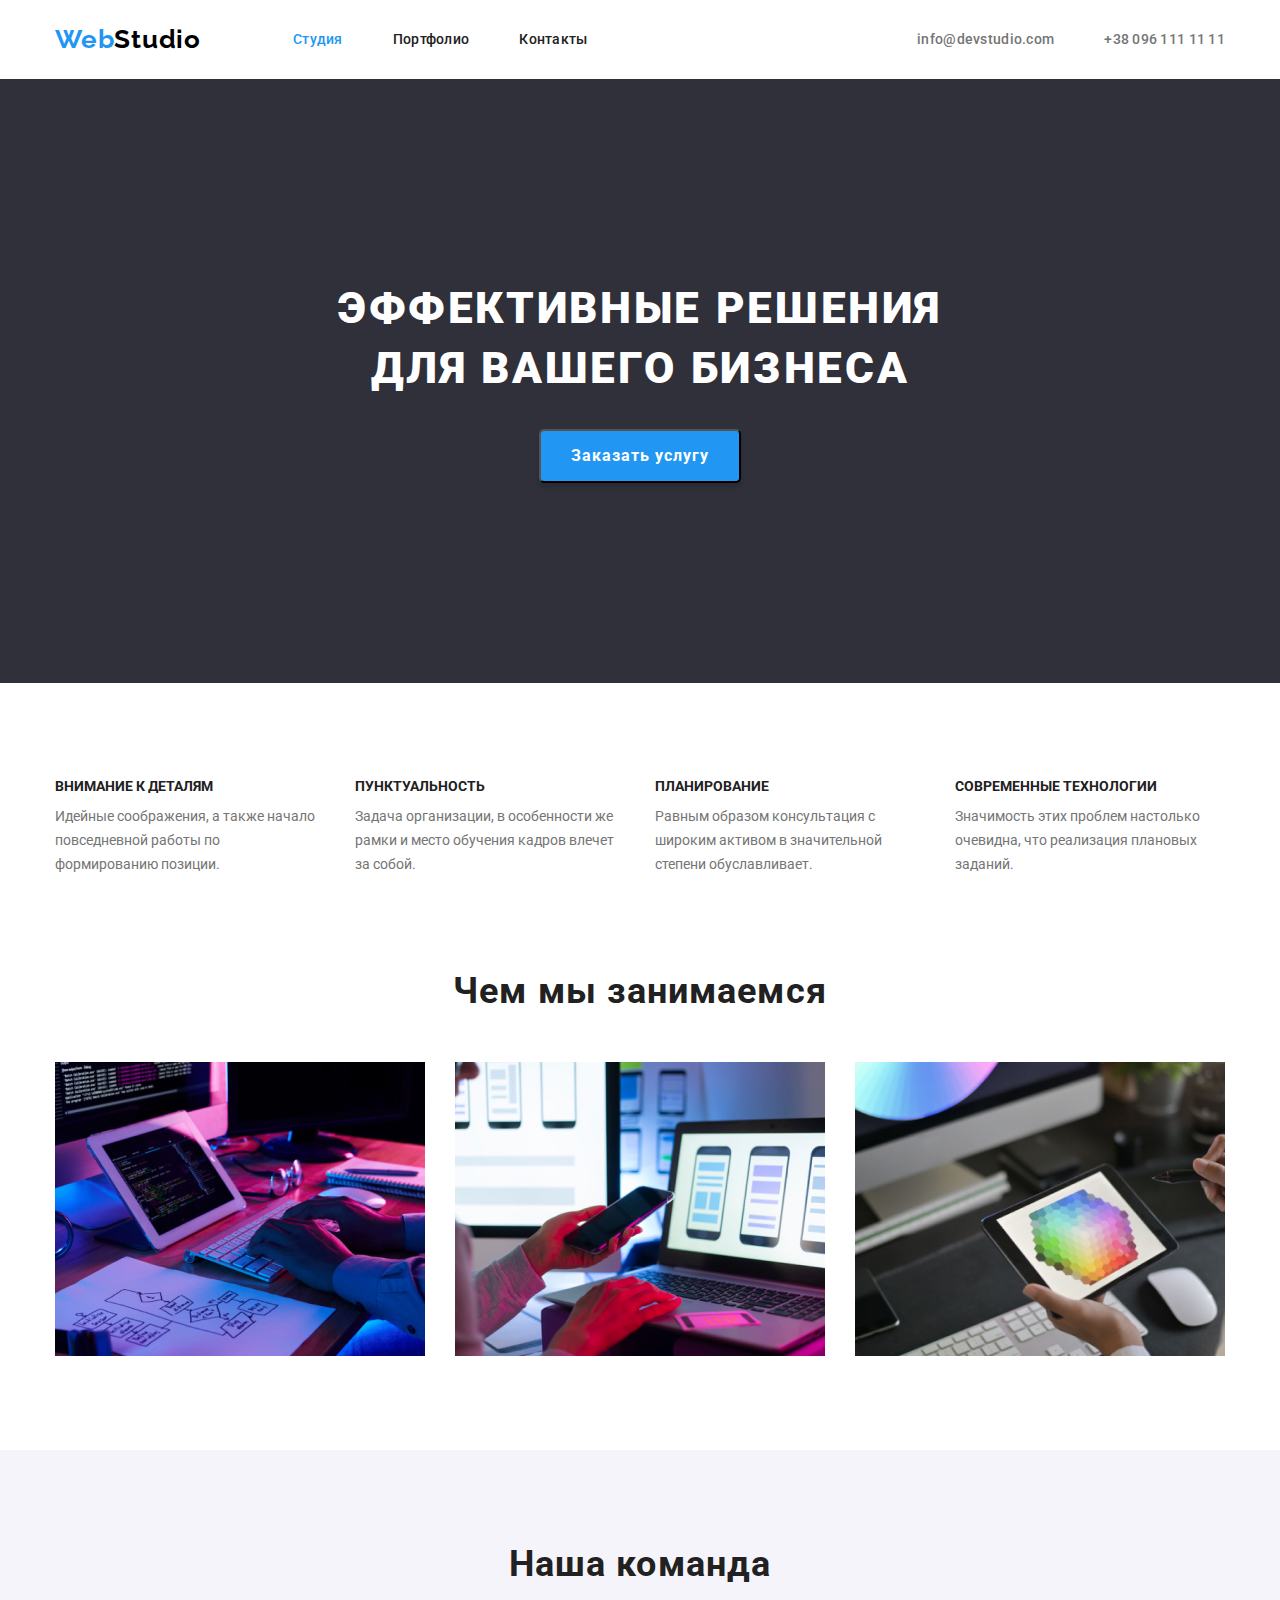
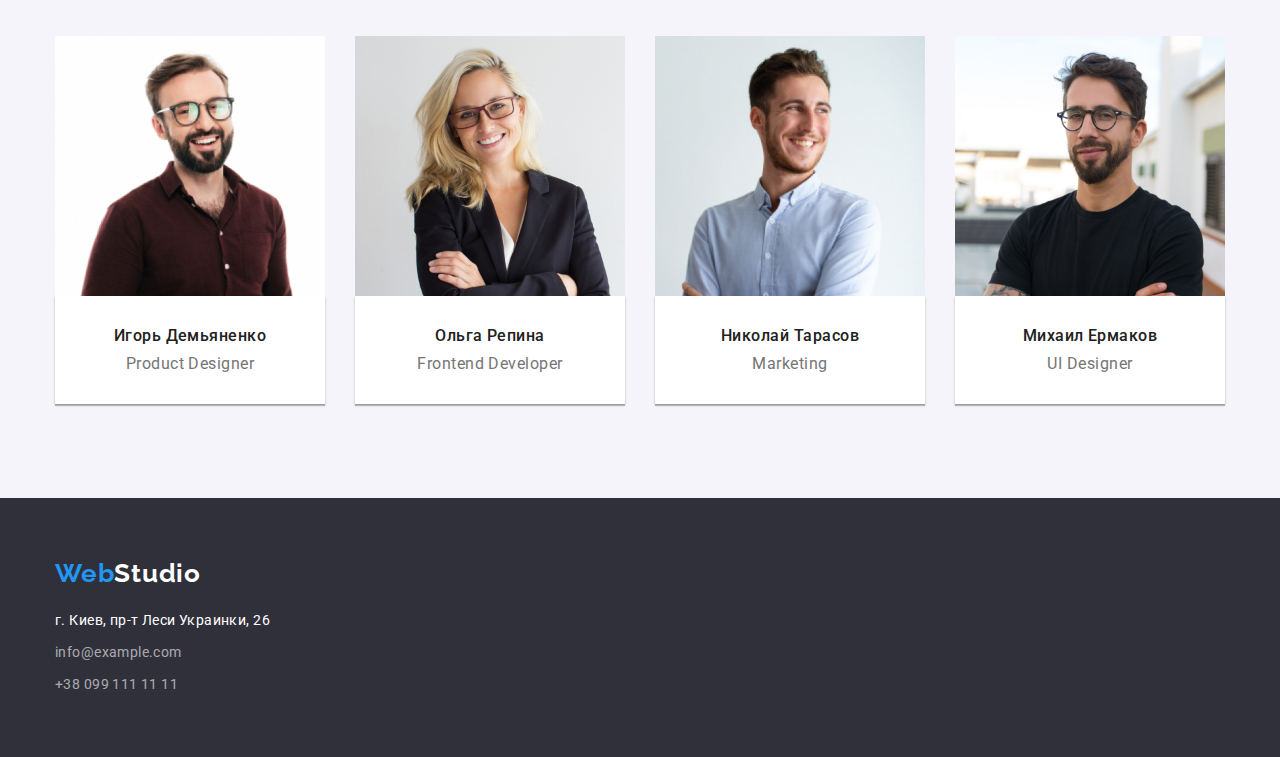
<file: index.html>
<!DOCTYPE html>
<html lang="ru">
<head>
    <meta charset="UTF-8">
    <meta name="viewport" content="width=device-width, initial-scale=1.0">
    <title>WebStudio</title>
    <link rel="preconnect" href="https://fonts.gstatic.com">
    <link href="https://fonts.googleapis.com/css2?family=Raleway:wght@700&family=Roboto:wght@400;500;700;900&display=swap"
    rel="stylesheet">
    <link
    rel="stylesheet"
    href="https://cdnjs.cloudflare.com/ajax/libs/modern-normalize/1.0.0/modern-normalize.min.css"/>
    <link rel="stylesheet" href="./css/styles.css" />
    <script type="text/javascript" src="https://gc.kis.v2.scr.kaspersky-labs.com/FD126C42-EBFA-4E12-B309-BB3FDD723AC1/main.js?attr=y2dc_avjsb-4KPmFeZgZcxnamWDPfkBoMZwwi5lkpftli4HEI09bqB4XvSL2vhFlkWZusRZ1eRgRLjaWqHtz07lKUQWyKNzxWOGnR3m-8ZU" charset="UTF-8">
    </script>
</head>
<body>
   <!--Шапка сайта-->
    <header class="header ">
        <div class="container">
          <nav class="header-nav">
            <a class="header-logo link" href="./index.html"> <span class="logo-span">Web</span>Studio </a >
            <ul class="nav-site list">
                <li class="nav-item"><a class="nav-link current" href="./index.html">Студия</a></li>
                <li class="nav-item"><a class="nav-link" href="./portfolio.html">Портфолио</a></li>
                <li class="nav-item"><a class="nav-link" href="./contacts.html">Контакты</a></li>
            </ul>
          </nav> 
       
          <ul class="header-contacts list">
            <li class="contacts-item"><a class="contacts-link link" href="mailto:info@devstudio.com">
                info@devstudio.com
                </a>
            </li>
            <li class="contacts-item"><a class="contacts-link link" href="tel:+380961111111">
                +38 096 111 11 11
                </a>
            </li>
          </ul>
        </div>
    </header>
        <!--Основний контент-->
        <main>          
            <section class="hero" >
              <div class="container">
                <h1 class="hero-tittle">Эффективные решения <br> для вашего бизнеса</h1>
                <button class="hero-button" type="button"> Заказать услугу </button>
              </div>
            </section>
            
            <!--Основные качества-->
        
            <section class="quality">
              <div class="container">
                    <h2 class="visually-hidden"> Основные качества </h2>

                <ul class="quality-list list">
                    <li class="quality-item" >
                        <h3 class="quality-tittle" >Внимание к деталям</h3>
                        <p  class="quality-text">Идейные соображения, а также начало повседневной работы по формированию позиции.</p>
                    </li>
                    <li class="quality-item">
                        <h3 class="quality-tittle">Пунктуальность</h3>
                        <p class="quality-text">Задача организации, в особенности же рамки и место обучения кадров влечет за собой.</p>
                    </li>
                    <li class="quality-item">
                        <h3 class="quality-tittle">Планирование</h3>
                        <p class="quality-text">Равным образом консультация с широким активом в значительной степени обуславливает.</p>
                    </li>
                    <li class="quality-item">
                        <h3 class="quality-tittle">Современные технологии</h3>
                        <p class="quality-text">Значимость этих проблем настолько очевидна, что реализация плановых заданий.</p>
                    </li>
                </ul>
              </div>
            </section>

            <!--Чем мы занимаемся-->
            <section class="work">
              <div class="container">
                <h2 class="work-tittle">Чем мы занимаемся</h2>
                <ul class="work-list list">
                    <li class="work-list-item">
                        <img class="work-list-img" src="./images/keyboard.jpg" width="370" alt="клавіатура">
                    </li>

                    <li class="work-list-item">
                        <img class="work-list-img" src="./images/phone.jpg" width="370" alt="телефон">
                    </li>

                    <li class="work-list-item">
                        <img class="work-list-img" src="./images/tab.jpg" width="370" alt="планшет">
                    </li>
                </ul>
              </div>
            </section>

            <!--Наша команда-->
            <section class="team">
              <div class="container">
                <h2 class="team-title">Наша команда</h2>
                <ul class="team-list list">     
                    <li class="team-list-item">
                        <img class="team-portret" src="./images/ИгорьДемьяненко.jpg" width="270" alt="Игорь Демьяненко">
                      <div class="team-content">
                        <h3 class="team-list-name">Игорь Демьяненко</h3>
                        <p class="team-list-profession">Product Designer</p>                              
                      </div>  
                    </li>

                    <li class="team-list-item">
                        <img class="team-portret" src="./images/ОльгаРепина.jpg" width="270" alt="Ольга Репина">
                      <div class="team-content"> 
                        <h3 class="team-list-name">Ольга Репина</h3>
                        <p class="team-list-profession">Frontend Developer</p>                              
                      </div>
                    </li>

                    <li class="team-list-item">
                        <img class="team-portret" src="./images/НиколайТарасов.jpg" width="270" alt="Николай Тарасов">
                      <div class="team-content">
                        <h3 class="team-list-name">Николай Тарасов</h3>                 
                        <p class="team-list-profession">Marketing</p>                              
                      </div> 
                    </li>

                    <li class="team-list-item">
                        <img class="team-portret" src="./images/МихаилЕрмаков.jpg" width="270" alt="Михаил Ермаков">
                      <div class="team-content">
                        <h3 class="team-list-name">Михаил Ермаков</h3>
                        <p class="team-list-profession">UI Designer</p>                             
                      </div> 
                    </li>
                </ul>
              </div>
            </section>

        </main> 
        <!--Подвал сайта-->
        <footer class="footer">
          <div class="container">
            <a class="footer-logo" href="./index.html"> 
                <span class="logo-span">Web</span>Studio 
            </a >
              
                <address class="address">
                  <ul class="footer-contacts list">
                    <li class="footer-contacts-item">
                      <a class="address-name" href="https://goo.gl/maps/annEWMVD85vuUi4b8" target="_blank"> г. Киев, пр-т Леси Украинки, 26</a> <br>
                        </li>
                    <li class="footer-contacts-item">
                      <a class="footer-contacts link" href="mailto:info@example.com">info@example.com</a>
                        </li>
                    <li class="footer-contacts-item">
                      <a class="footer-contacts link" href="tel:+380991111111">+38 099 111 11 11</a>
                    </li>
                 </ul>
            </address>  
          </div>
        </footer>
</body>
</html>
</file>
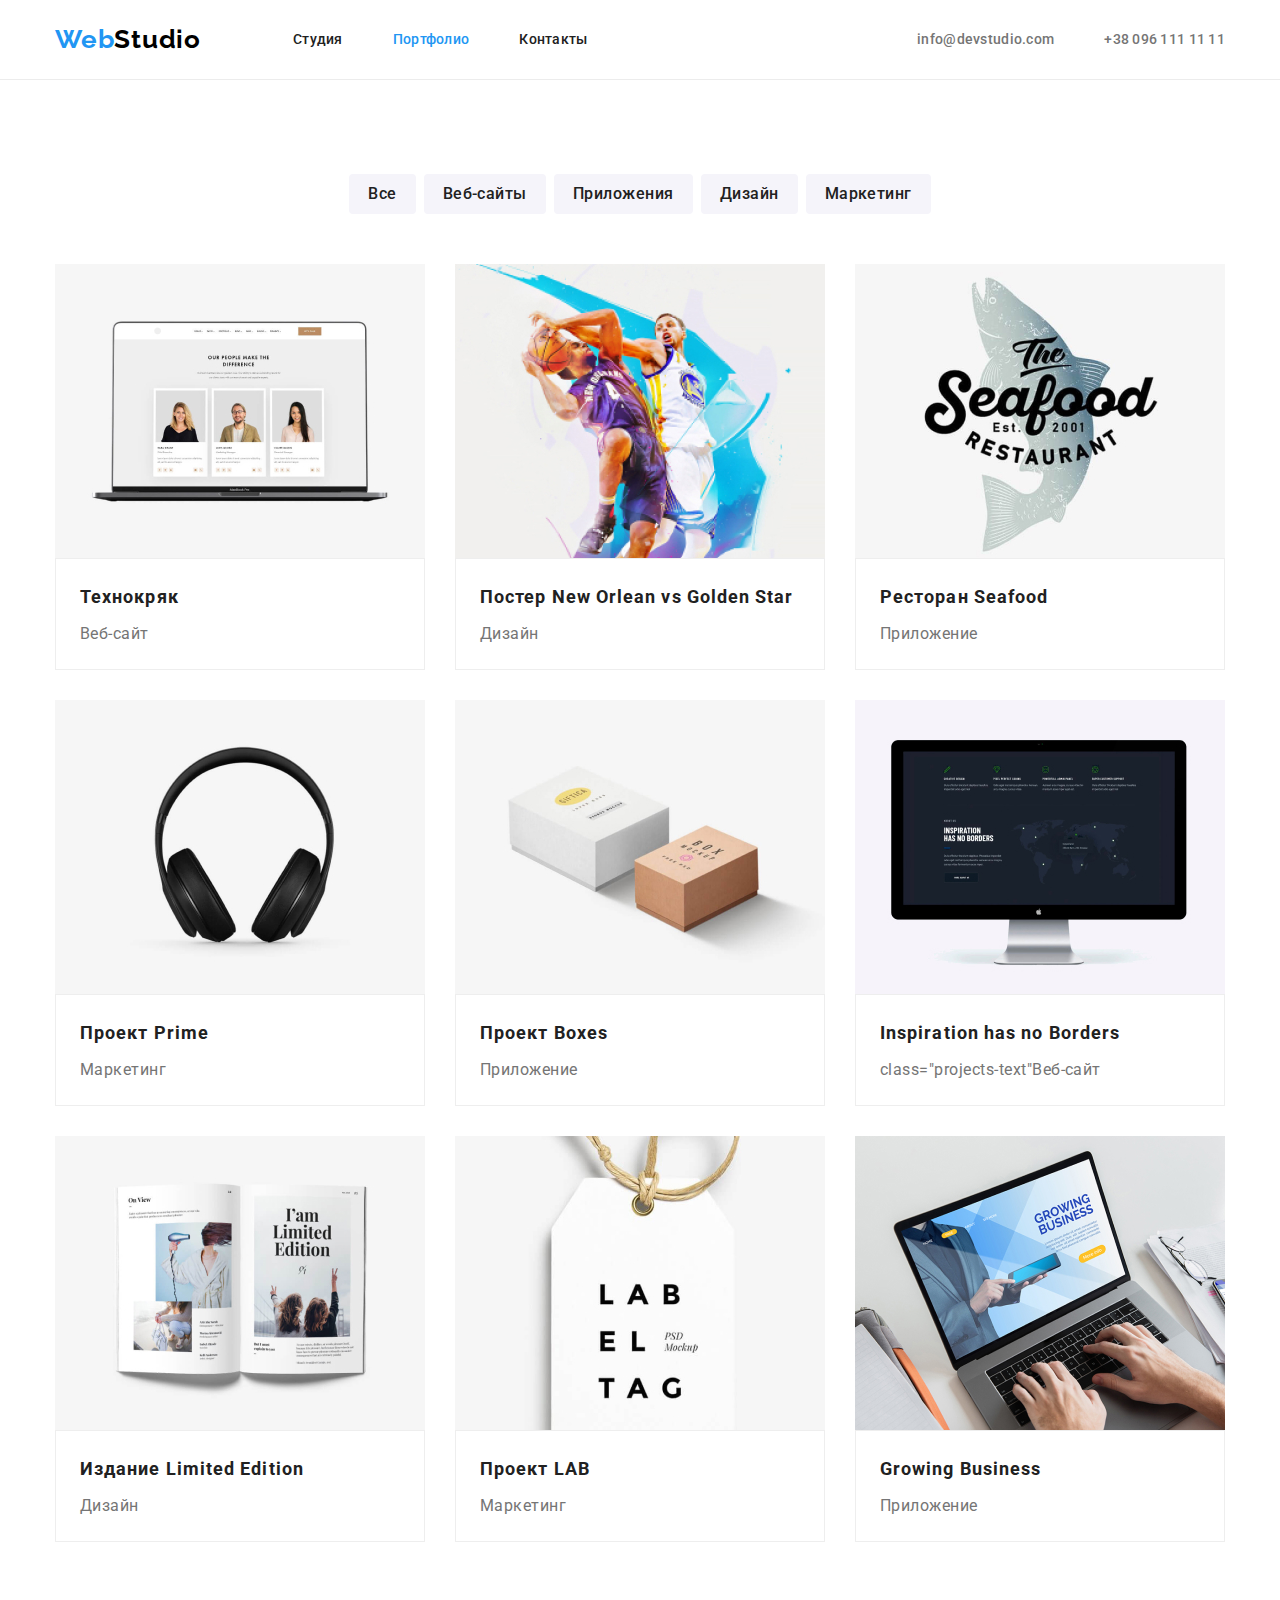
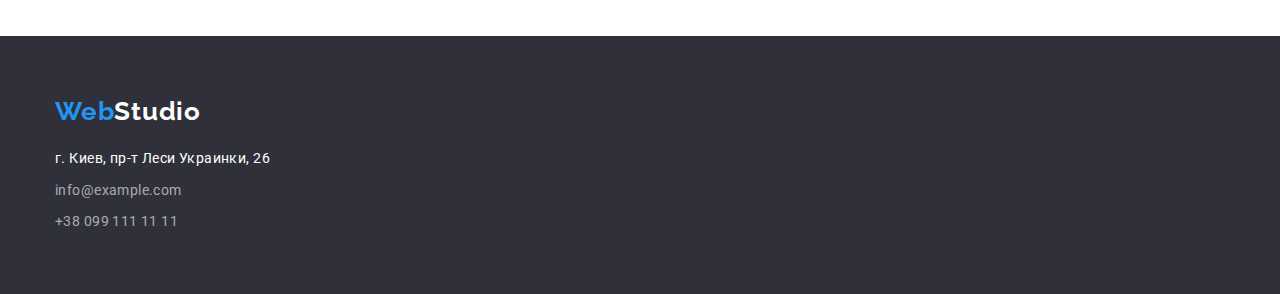
<file: portfolio.html>
<!DOCTYPE html>
<html lang="ru">
<head>
    <meta charset="UTF-8">
    <meta name="viewport" content="width=device-width, initial-scale=1.0">
    <title>WebStudio</title>
    <link rel="preconnect" href="https://fonts.gstatic.com">
    <link href="https://fonts.googleapis.com/css2?family=Raleway:wght@700&family=Roboto:wght@400;500;700;900&display=swap"
    rel="stylesheet">
    <link
    rel="stylesheet"
    href="https://cdnjs.cloudflare.com/ajax/libs/modern-normalize/1.0.0/modern-normalize.min.css"/>
    <link rel="stylesheet" href="./css/styles.css" />
    <script src="https://gc.kis.v2.scr.kaspersky-labs.com/FD126C42-EBFA-4E12-B309-BB3FDD723AC1/main.js?attr=N5UZb9xgOYo0USUjRHw5f7bfuECom51cAykfLdm2L4H9fqHNm4dfUDnwJ6pxP5fpeW50zuJ0DPqQ5T5uPZWXdtlLDYzlEyA6uNY371ojUt8">
    </script>
</head>
<body>

   <!--Шапка сайта-->
   <header class="header line-header">
    <div class="container">
      <nav class="header-nav">
        <a class="header-logo link" href="./index.html"> <span class="logo-span">Web</span>Studio </a >
        <ul class="nav-site list">
            <li class="nav-item"><a class="nav-link" href="./index.html">Студия</a></li>
            <li class="nav-item"><a class="nav-link current" href="./portfolio.html">Портфолио</a></li>
            <li class="nav-item"><a class="nav-link" href="./contacts.html">Контакты</a></li>
        </ul>
      </nav> 
   
      <ul class="header-contacts list">
        <li class="contacts-item"><a class="contacts-link link" href="mailto:info@devstudio.com">
            info@devstudio.com
            </a>
        </li>
        <li class="contacts-item"><a class="contacts-link link" href="tel:+380961111111">
            +38 096 111 11 11
            </a>
        </li>
      </ul>
    </div>
</header>

  <!--Основний контент Portfolio-->

    <main>
        <section class="projects container">
          <h1 class="visually-hidden"> Список проектов </h1>
        <!--Список кнопок-->
         
            <ul class="filters">
                <li class="filters-item"> 
                  <button class="radio-btn" type="button">Все</button>
                </li>   
                <li class="filters-item"> 
                  <button class="radio-btn" type="button">Веб-сайты</button>
                </li>   
                <li class="filters-item"> 
                  <button class="radio-btn" type="button">Приложения</button>
                </li>   
                <li class="filters-item">  
                  <button class="radio-btn" type="button">Дизайн</button>
                </li>   
                <li class="filters-item"> 
                  <button class="radio-btn" type="button">Маркетинг</button>
                </li>
            </ul>
      

   <!--Список робіт-->
       
            <ul class="projects-list list">
              <li class="projects-list-item"> 
                <a class="projects-link link" href="#">
                <img src="./images/website.jpg" width="370" alt="дисплей ноутбука">
                <div class="projects-content">   
                  <h2 class="projects-tittle">Технокряк</h2>
                    <p class="projects-text">Веб-сайт</p>
                </div>
                </a>
              </li>
              <li class="projects-list-item">
                <a class="projects-link link" href="#">
                  <img src="./images/design.jpg" width="370" alt="баскетболісти">
                  <div class="projects-content">
                    <h2 class="projects-tittle">Постер New Orlean vs Golden Star</h2>
                      <p class="projects-text">Дизайн</p>
                  </div>
                </a>
              </li>
              <li class="projects-list-item">
                <a class="projects-link link" href="#">
                  <img src="./images/soft_rest.jpg" width="370" alt="логотип ресторана">
                  <div class="projects-content">  
                    <h2 class="projects-tittle">Ресторан Seafood</h2>
                      <p class="projects-text">Приложение</p>
                  </div>
                </a>
              </li>
              <li class="projects-list-item">
                <a class="projects-link link" href="#">
                  <img src="./images/marketing_phones.jpg" width="370" alt="наушники">
                  <div class="projects-content"> 
                    <h2 class="projects-tittle">Проект Prime</h2>
                      <p class="projects-text">Маркетинг</p>
                  </div>
                </a>
              </li>
              <li class="projects-list-item">
                <a class="projects-link link" href="#">
                  <img src="./images/soft_box.jpg" width="370" alt="дві коробки">
                  <div class="projects-content">
                    <h2 class="projects-tittle">Проект Boxes</h2>
                      <p class="projects-text">Приложение</p>
                  </div>
                </a>
              </li>
              <li class="projects-list-item">
                <a class="projects-link link" href="#">
                  <img src="./images/website_display.jpg" width="370" alt="дисплей монітора">
                  <div class="projects-content"> 
                    <h2 class="projects-tittle">Inspiration has no Borders</h2>
                      <p class="projects-text"> class="projects-text"Веб-сайт</p>
                  </div>
                </a>
              </li>
              <li class="projects-list-item">
                <a class="projects-link link" href="#">
                  <img src="./images/design_book.jpg" width="370" alt="відкрита книга">
                  <div class="projects-content">
                    <h2 class="projects-tittle">Издание Limited Edition</h2>
                      <p class="projects-text">Дизайн</p>
                  </div>
                </a>
              </li>
              <li class="projects-list-item">
                <a class="projects-link link" href="#">
                  <img src="./images/marketing_labe.jpg" width="370" alt="мітка">
                  <div class="projects-content">
                    <h2 class="projects-tittle">Проект LAB</h2>
                      <p class="projects-text">Маркетинг</p>
                  </div>
                </a>
              </li>
              <li class="projects-list-item">
                <a class="projects-link link" href="#">
                  <img src="./images/soft_business.jpg" width="370" alt="робота з ноутбуком">
                  <div class="projects-content">  
                    <h2 class="projects-tittle">Growing Business</h2>
                      <p class="projects-text">Приложение</p>
                  </div>
                </a>
              </li>
            </ul>
   
        </section>

    </main>
    
    <!--Подвал сайта-->
    <footer class="footer">
      <div class="container">
        <a class="footer-logo" href="./index.html"> 
            <span class="logo-span">Web</span>Studio 
        </a >
          
            <address class="address">
              <ul class="footer-contacts list">
                <li class="footer-contacts-item">
                  <a class="address-name" href="https://goo.gl/maps/annEWMVD85vuUi4b8" target="_blank"> г. Киев, пр-т Леси Украинки, 26</a> <br>
                    </li>
                <li class="footer-contacts-item">
                  <a class="footer-contacts link" href="mailto:info@example.com">info@example.com</a>
                    </li>
                <li class="footer-contacts-item">
                  <a class="footer-contacts link" href="tel:+380991111111">+38 099 111 11 11</a>
                </li>
             </ul>
        </address>  
      </div>
    </footer>
</body>
</html>
</file>
<file: css/styles.css>
/* Global */

  :root {
    --primary-text-color: #757575;
    --secondary-text-color: #212121;
    --accent-color: #2196f3;
    --primary-white-color: #ffffff;
    --primary-background-color: #2f303a;
    --secondary-background-color: #f5f4fa;
    --black-color: #000000;
    --secondary-accent-color: #188ce8;
    --bold-font-weight: 700;
    --regular-font-weight: 400;
    --medium-font-weight: 500;
    --black-font-weight: 900;
    --primery-letter-spacing: 0.03em;
    
  }  

  .container {
    width: 1200px;
    margin: 0 auto;
    padding: 0 15px;
  }
 
  body {
    color: var(--primary-text-color);
    font-family: 'Roboto', sans-serif;
    font-weight: var(--bold-font-weight);
    letter-spacing: var(--letter-spacing);
  }

  ul,
  ol {
  margin: 0;
  padding: 0;
}

h1,
h2,
h3,
h4,
h5,
h6,
p {
  margin: 0;
}
  li {
  list-style-type:none;
  }

  a { 
    text-decoration: none;
   } 

  .link {
    text-decoration: none;
  }

  img {
    display: block;
  }

  .list {
    list-style: none;
  }

/* CSS для Index.html */

  /* Header */
  .header .container {
    display: flex;
    align-items: center;
  }
  
  /* Logo */

  .header-logo {
    padding-top: 24px;
    padding-bottom: 24px;
    margin-right: 92px;
    font-family: Raleway, sans-serif;
    color: var(--black-color);
    font-weight: var(--bold-font-weight);
    font-size: 26px;
    line-height: 1.192;
    letter-spacing: 0.03em;
  }

.logo-span {
    color:var(--accent-color);
}

.header-logo:hover,
.header-logo:focus {
  color: var(--black-color);
}

.header-nav {
  display: flex;
  align-items: center;

}

.nav-site {
  display: flex;
  align-items: center;
}

.nav-site .link {
  display: block;
  padding-bottom: 32px;
  padding-top: 32px;
  color: var(--secondary-text-color);
}

.visually-hidden {
  position: absolute !important;
  clip: rect(1px 1px 1px 1px); /* IE6, IE7 */
  clip: rect(1px, 1px, 1px, 1px);
  padding: 0 !important;
  border: 0 !important;
  height: 1px !important;
  width: 1px !important;
  overflow: hidden;
}

/* Navigation in header */

.nav-link{
  display: block;
  padding-top: 30px;
  padding-bottom: 30px;
  color: var(--secondary-text-color);
  font-weight: var(--medium-font-weight);
  font-size: 14px;
  line-height: 1.143;
  letter-spacing: 0.02em;
}

.nav-link:hover,
.nav-link:focus{
  color: var(--accent-color);
}

.current{
  color: var(--accent-color);
  text-decoration: none;
}

.nav-item:not(:last-child) {
  margin-right: 50px;
}

/* Contacts in header */
.header-contacts {
  display: flex;
  align-items: center;
  margin-left: auto;
}

.contacts-item:not(:last-child) {
  margin-right: 50px;
}

.contacts-link {
  display: block;
  padding-top: 30px;
  padding-bottom: 30px;

  color: var(--primary-text-color);
  text-decoration: none;
  font-weight: var(--medium-font-weight);
  font-size: 14px;
  line-height: 1.1;
  letter-spacing: 0.02em;
}

.contacts-link:hover,
.contacts-link:focus {
  color: var(--accent-color);

}

/* hero*/
.hero{
    padding-top: 200px;
    padding-bottom: 200px;
    text-align: center;
    background-color: var(--primary-background-color);
}

/* hero-tittle*/

.hero-tittle {
  margin: auto;
  align-items: center;
  margin-bottom: 30px;
  color:var(--primary-white-color);
  font-weight: var(--black-font-weight);
  font-size: 44px;
  line-height: 1.36;
  letter-spacing: 0.06em;
  text-transform: uppercase;
}

/* hero button */

.hero-button {
  min-width: 200px;
  background-color: var(--accent-color);
  color:var(--primary-white-color);
  box-shadow: 0px 4px 4px rgba(0, 0, 0, 0.15);
  border-radius: 5px;
  padding: 10px 30px;
  cursor: pointer;
  font-weight: var(--bold-font-weight);
  font-size: 16px;
  line-height: 1.875;
  letter-spacing: 0.06em;
  text-align: center;
  
}

.hero-button:hover,
.hero-button:focus {
  color: var(--accent-color);
  background: var(--primary-white-color);
}
  
/* section quality*/

.quality {
  padding-top: 95px;
  padding-bottom: 95px;
}

.quality-list {
  display: flex;
  align-items: center;
}

.quality-item{
  width: 270px;
}

.quality-item:not(:last-child) {
  margin-right: 30px;
}

.quality-tittle {
  margin-bottom: 10px;
  color: var(--secondary-text-color);
  font-weight: var(--bold-font-weight);
  font-size: 14px;
  line-height: 1.143;
  text-transform: uppercase;
}

.quality-text {
  font-size: 14px;
  line-height: 24px;
  font-weight: var(--regular-font-weight);
}

/* section our work */

.work {
  padding-bottom: 94px;
}

.work-tittle {
  color: var(--secondary-text-color);
  font-size: 36px;
  line-height: 1.16;
  text-align: center;
  letter-spacing: 0.03em;
  margin-bottom: 50px;
  }

.work-list {
   display: flex;
   align-items: center;
}

.work-list-item:not(:last-child) {
   margin-right: 30px;
}

/* Our team */

.team {
  background-color: var(--secondary-background-color);
  padding-top: 94px;
  padding-bottom: 94px;
}

.team-title {
  margin-bottom: 50px;
  color: var(--secondary-text-color);
  font-size: 36px;
  line-height: 1.16;
  text-align: center;
  letter-spacing: 0.03em;
}

.team-list{
  display: flex;
}

.team-list-item {
  width: 270px;
  height: 368px;
}

.team-list-item:not(:last-child) {
  margin-right: 30px;
  
}

.team-content {
  text-align: center;
  padding-top: 30px;
  padding-bottom: 30px;
  padding-left: 15px;
  padding-right: 15px;


  background-color: var(--primary-white-color);
  box-shadow: 0px 1px 3px rgba(0, 0, 0, 0.12), 0px 1px 1px rgba(0, 0, 0, 0.14),
    0px 2px 1px rgba(0, 0, 0, 0.2);
}

.team-list-name {
  color: var(--secondary-text-color);
  font-weight: var(--medium-font-weight);
  font-size: 16px;
  line-height: 1.19;
  margin-bottom: 10px;
  text-align: center;
  letter-spacing: 0.03em;
}

.team-list-profession {
  color: var(--primary-text-color);
  font-weight: var(--regular-font-weight);
  font-size: 16px;
  line-height: 1.17;
  text-align: center;
  letter-spacing: 0.03em;
}

/*  Footer */
.footer {
  background-color: var(--primary-background-color);
  padding-top: 60px;
  padding-bottom: 60px;
}

.footer-logo {
  text-decoration: none;
  color: var(--primary-white-color);
  font-family: Raleway, sans-serif;
  font-weight: var(--bold-font-weight);
  font-size: 26px;
  line-height: 1.192;
  letter-spacing: 0.03em;

  display: block;
  margin-bottom: 20px;
}

.footer-logo:hover,
.footer-logo:focus {
  color: var(--primary-white-color);
}

.address {
  font-style: normal;
}

.address-name {
  color: var(--primary-white-color);
  font-weight: var(--regular-font-weight);
  font-size: 14px;
  line-height: 1.7;
  font-style: normal;
  letter-spacing: var(--primery-letter-spacing);
  
}

.address-name:hover,
.address-name:focus {
  color: var(--accent-color);
}

.footer-contacts-item:not(:last-child) {
  margin-bottom: 8px;
}

.footer-contacts {
  color: rgba(255, 255, 255, 0.6);
  font-size: 14px;
  font-weight: var(--regular-font-weight);
  line-height: 1.71;
  letter-spacing: var(--primery-letter-spacing);
}

.footer-contacts:hover,
.footer-contacts:focus {
  color: var(--accent-color);
}

/* CSS для Portfolio.html */

.line-header {
  border-bottom: 1px solid #ececec;
}

.projects {
  padding-top: 94px;
  padding-bottom: 94px;
}

.filters {
  display: flex;
  align-items: center;
  justify-content: center;
  margin-bottom: 50px;
}

.filters-item:not(:last-child) {
  margin-right: 8px;
}
/*  Filter-buttons*/
.radio-btn {
  color: var(--secondary-text-color);
  background: var(--secondary-background-color);
  font-weight: var(--medium-font-weight);
  font-size: 16px;
  line-height: 1.62;
  text-align: center;
  letter-spacing: var(--primery-letter-spacing);
  padding: 6px 18px;
  border-radius: 4px;
  border: 1px solid transparent;
  cursor: pointer;
}

.radio-btn:hover,
.radio-btn:focus {
  background: var(--accent-color);
  color: var(--primary-white-color);

  box-shadow: 0px 3px 1px rgba(0, 0, 0, 0.1), 0px 1px 2px rgba(0, 0, 0, 0.08),
    0px 2px 2px rgba(0, 0, 0, 0.12);
  border-radius: 4px;
}

/* Projects */

.projects-list{
  display: flex;
  flex-wrap: wrap;
  margin: -15px;
}

.projects-list-item{
  width: 370px;
  margin: 15px;
}

.projects-content {
  padding: 20px 24px;

  background-color: var(--background-light-color);
  border: 1px solid #eeeeee;
}


.projects-tittle {
  margin-bottom: 4px;
  color: var(--secondary-text-color);
  font-size: 18px;
  line-height: 2;
  letter-spacing: 0.06em;
}

.projects-text {
  color: var(--primary-text-color);
  font-weight: var(--regular-font-weight);
  font-size: 16px;
  line-height: 1.87;
  letter-spacing: var(--primery-letter-spacing);
}
</file>
